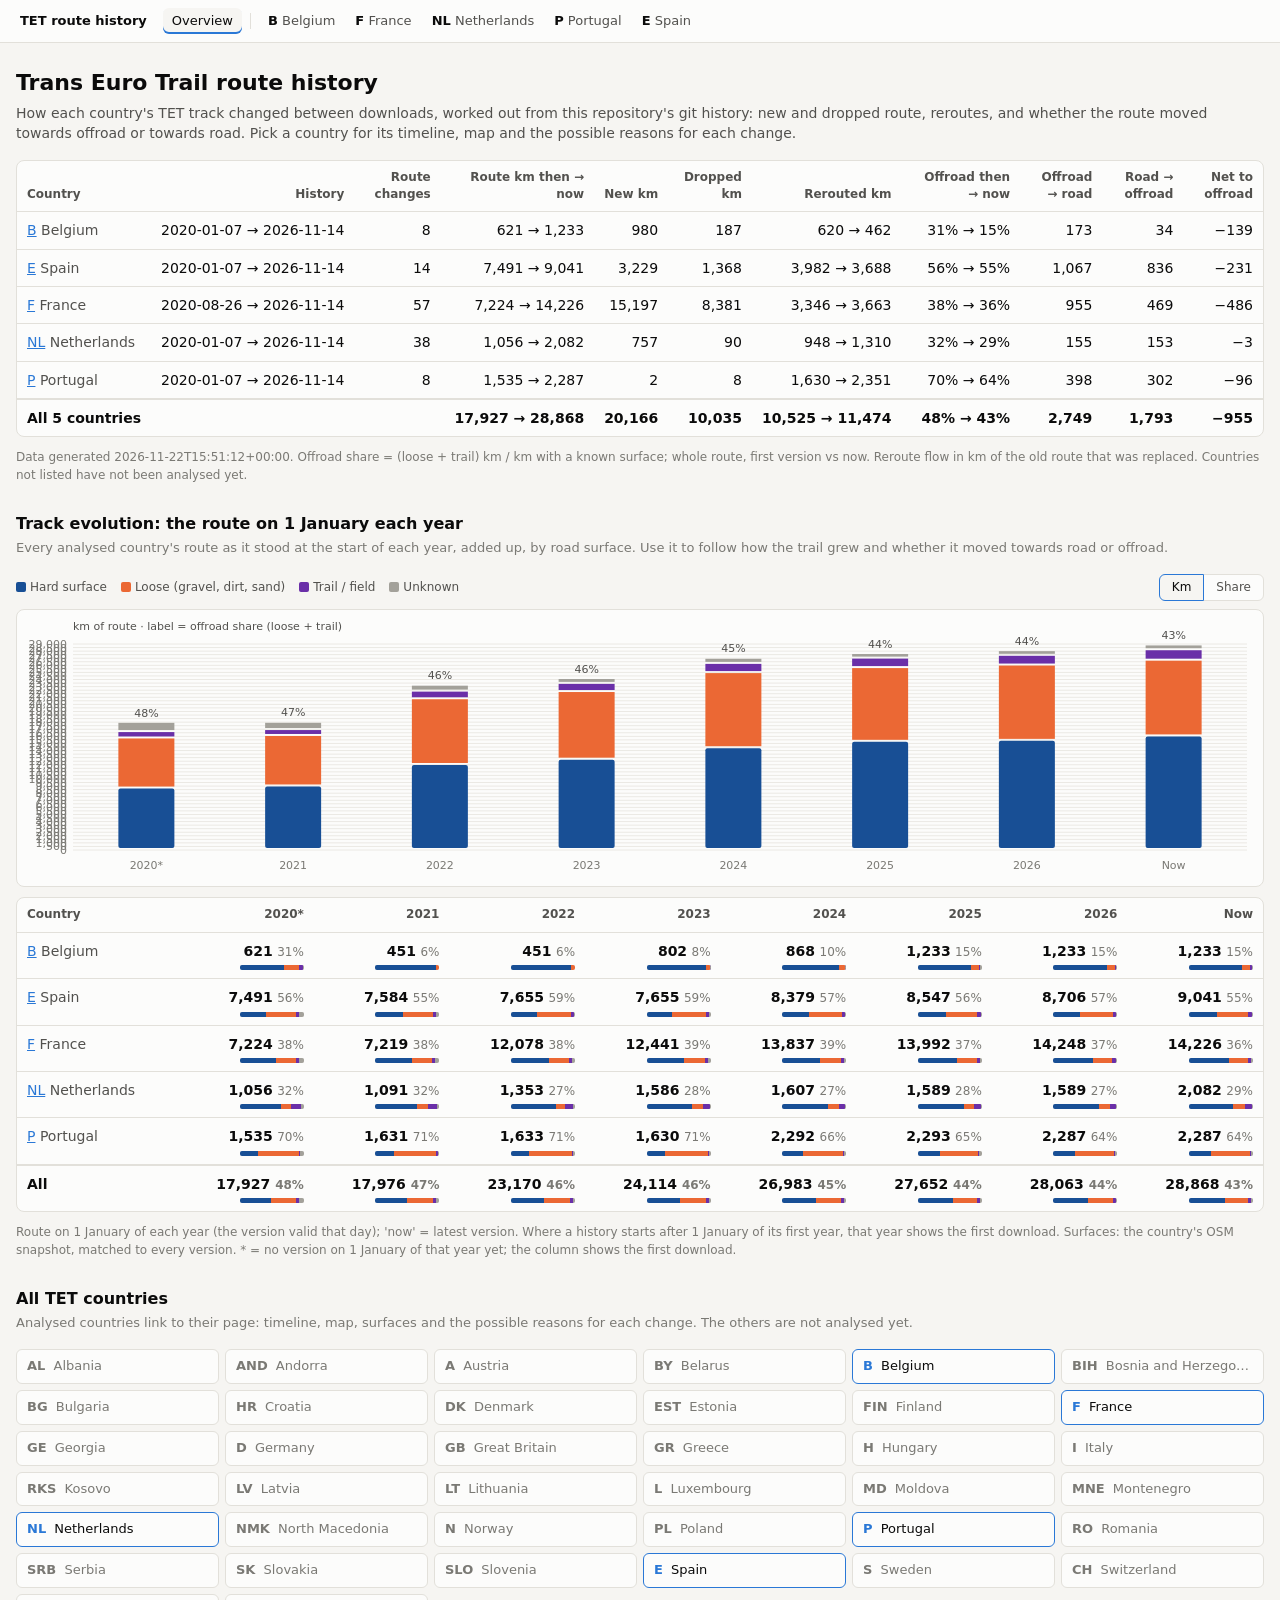
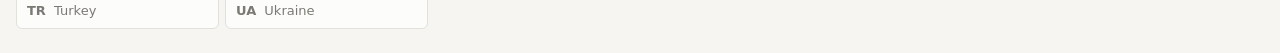
<file: docs/index.html>
<!doctype html>
<html lang="en">
<head>
<meta charset="utf-8">
<meta name="viewport" content="width=device-width, initial-scale=1">
<title>TET Route History</title>
<link rel="stylesheet" href="assets/css/base.css">
<link rel="stylesheet" href="assets/css/overview.css">
<script type="module" src="assets/js/overview.js"></script>
</head>
<body>
<nav class="sitenav" id="sitenav" aria-label="Site"></nav>
<div class="wrap">
  <h1>Trans Euro Trail route history</h1>
  <p>How each country's TET track changed between downloads, worked out from this repository's git history: new and dropped route, reroutes, and whether the route moved towards offroad or towards road. Pick a country for its timeline, map and the possible reasons for each change.</p>
  <div class="tbl"><table>
    <thead><tr><th>Country</th><th>History</th><th>Route changes</th><th>Route km then → now</th><th>New km</th><th>Dropped km</th>
      <th title="km of old route replaced → km of new route">Rerouted km</th>
      <th title="Share of the whole route on loose surface or trail (of km with a known surface), first version → now">Offroad then → now</th>
      <th title="Rerouted km: offroad replaced by road">Offroad → road</th><th title="Rerouted km: road replaced by offroad">Road → offroad</th>
      <th title="Road → offroad minus offroad → road">Net to offroad</th></tr></thead>
    <tbody id="rows"><tr><td colspan="11">Loading…</td></tr></tbody>
  </table></div>
  <div class="muted" id="gen"></div>
  <h2>Track evolution: the route on 1 January each year</h2>
  <p class="hint">Every analysed country's route as it stood at the start of each year, added up, by road surface.
    Use it to follow how the trail grew and whether it moved towards road or offroad.</p>
  <div id="evolution"></div>
  <h2>All TET countries</h2>
  <p class="hint">Analysed countries link to their page: timeline, map, surfaces and the possible reasons for each change.
    The others are not analysed yet.</p>
  <div class="cgrid" id="cgrid"></div>
</div>
</body>
</html>
</file>
<file: docs/assets/css/base.css>
:root {
  color-scheme: light;
  --bg: #f6f5f2;
  --surface: #fcfcfb;
  --border: #e2e0da;
  --text: #0b0b0b;
  --text-2: #52514e;
  --text-3: #7a7974;
  --grid: #ebe9e4;
  --added: #2a78d6;
  --removed: #e34948;
  --route: #6b6a66;
  --route-old: #b9b7b0;
  --accent: #2a78d6;
  --sel: #eef4fc;
}
@media (prefers-color-scheme: dark) {
  :root:not([data-theme="light"]) {
    color-scheme: dark;
    --bg: #121211;
    --surface: #1a1a19;
    --border: #33332f;
    --text: #f0efec;
    --text-2: #c3c2b7;
    --text-3: #8e8d86;
    --grid: #2a2a27;
    --added: #3987e5;
    --removed: #e66767;
    --route: #a8a79f;
    --route-old: #55554f;
    --accent: #3987e5;
    --sel: #1d2a3a;
  }
}
:root[data-theme="dark"] {
  color-scheme: dark;
  --bg: #121211;
  --surface: #1a1a19;
  --border: #33332f;
  --text: #f0efec;
  --text-2: #c3c2b7;
  --text-3: #8e8d86;
  --grid: #2a2a27;
  --added: #3987e5;
  --removed: #e66767;
  --route: #a8a79f;
  --route-old: #55554f;
  --accent: #3987e5;
  --sel: #1d2a3a;
}
* { box-sizing: border-box; }


.sitenav { display: flex; align-items: center; gap: 4px 16px; flex-wrap: wrap; padding: 8px 20px; border-bottom: 1px solid var(--border);
  background: var(--surface); font: 13px/1.4 system-ui, -apple-system, "Segoe UI", Roboto, sans-serif; }
.sitenav .brand { font-weight: 650; color: var(--text); text-decoration: none; white-space: nowrap; }
.sitenav .links { display: flex; align-items: center; gap: 2px; flex-wrap: wrap; min-width: 0; }
.sitenav .links a { color: var(--text-2); text-decoration: none; padding: 4px 9px; border-radius: 6px; white-space: nowrap; }
.sitenav .links a b { color: var(--text); font-weight: 600; }
.sitenav .links a:hover { background: var(--bg); color: var(--text); }
.sitenav .links a[aria-current="page"] { background: var(--bg); color: var(--text); box-shadow: inset 0 -2px 0 var(--accent); }
.sitenav .div { width: 1px; height: 16px; background: var(--border); margin: 0 6px; }
@media (max-width: 700px) { .sitenav { padding: 8px 16px; } .sitenav .links { flex-wrap: nowrap; overflow-x: auto; max-width: 100%; } }
</file>
<file: docs/assets/css/overview.css>
body { margin: 0; background: var(--bg); color: var(--text); font: 14px/1.45 system-ui, -apple-system, "Segoe UI", Roboto, sans-serif; }
.wrap { max-width: 1280px; margin: 0 auto; padding: 24px 16px; }
h1 { font-size: 22px; margin: 0 0 4px; }
p { color: var(--text-2); margin: 0 0 16px; }
a { color: var(--accent); }
.tbl { overflow-x: auto; background: var(--surface); border: 1px solid var(--border); border-radius: 8px; }
table { border-collapse: collapse; width: 100%; font-variant-numeric: tabular-nums; }
th, td { padding: 8px 10px; border-bottom: 1px solid var(--border); text-align: right; white-space: nowrap; }
th:first-child, td:first-child { text-align: left; }
th { color: var(--text-2); font-weight: 600; font-size: 12px; }
tr:last-child td { border-bottom: 0; }
.muted { color: var(--text-3); font-size: 12px; margin-top: 12px; }
td .nm { color: var(--text-2); }
tr.tot td { font-weight: 600; border-top: 2px solid var(--border); }
th { white-space: normal; vertical-align: bottom; }
h2 { font-size: 16px; margin: 28px 0 4px; }
.hint { font-size: 13px; color: var(--text-3); }
.hint code { font-size: 12px; }
.cgrid { display: grid; grid-template-columns: repeat(auto-fill, minmax(190px, 1fr)); gap: 6px; }
.cgrid .cc { display: block; padding: 7px 10px; border: 1px solid var(--border); border-radius: 6px; background: var(--surface);
  color: var(--text-3); font-size: 13px; text-decoration: none; white-space: nowrap; overflow: hidden; text-overflow: ellipsis; }
.cgrid .cc b { font-weight: 600; margin-right: 4px; }
.cgrid a.cc.on { color: var(--text); border-color: var(--accent); }
.cgrid a.cc.on b { color: var(--accent); }
.cgrid a.cc.on:hover { background: var(--bg); }


.sw { display: inline-block; width: 10px; height: 10px; border-radius: 2px; vertical-align: -1px; margin-right: 4px; }
.slegend { display: flex; flex-wrap: wrap; gap: 4px 14px; font-size: 12px; color: var(--text-2); }
.evo-head { display: flex; justify-content: space-between; align-items: center; gap: 12px; flex-wrap: wrap; margin: 8px 0; }
.seg { display: inline-flex; }
.seg button { font: inherit; font-size: 12px; padding: 4px 12px; border: 1px solid var(--border); background: var(--surface); color: var(--text-2); cursor: pointer; }
.seg button:first-child { border-radius: 6px 0 0 6px; }
.seg button:last-child { border-radius: 0 6px 6px 0; margin-left: -1px; }
.seg button[aria-pressed="true"] { background: var(--bg); color: var(--text); border-color: var(--accent); position: relative; }
.evo-chart { position: relative; background: var(--surface); border: 1px solid var(--border); border-radius: 8px; padding: 8px; margin-bottom: 10px; }
.evo-chart svg { display: block; width: 100%; height: auto; }
.evo-chart .tip { position: absolute; display: none; pointer-events: none; background: var(--surface); border: 1px solid var(--border); border-radius: 6px;
  padding: 6px 8px; font-size: 12px; box-shadow: 0 2px 8px rgba(0,0,0,.12); white-space: nowrap; z-index: 5; }
table.evo td { vertical-align: top; }
table.evo td b { font-weight: 600; }
table.evo .sh { color: var(--text-3); font-size: 12px; }
table.evo .na { color: var(--text-3); }
.mbar { display: flex; height: 5px; width: 64px; margin: 4px 0 0 auto; border-radius: 2px; overflow: hidden; background: var(--border); }
.mbar span { height: 100%; }
</file>
